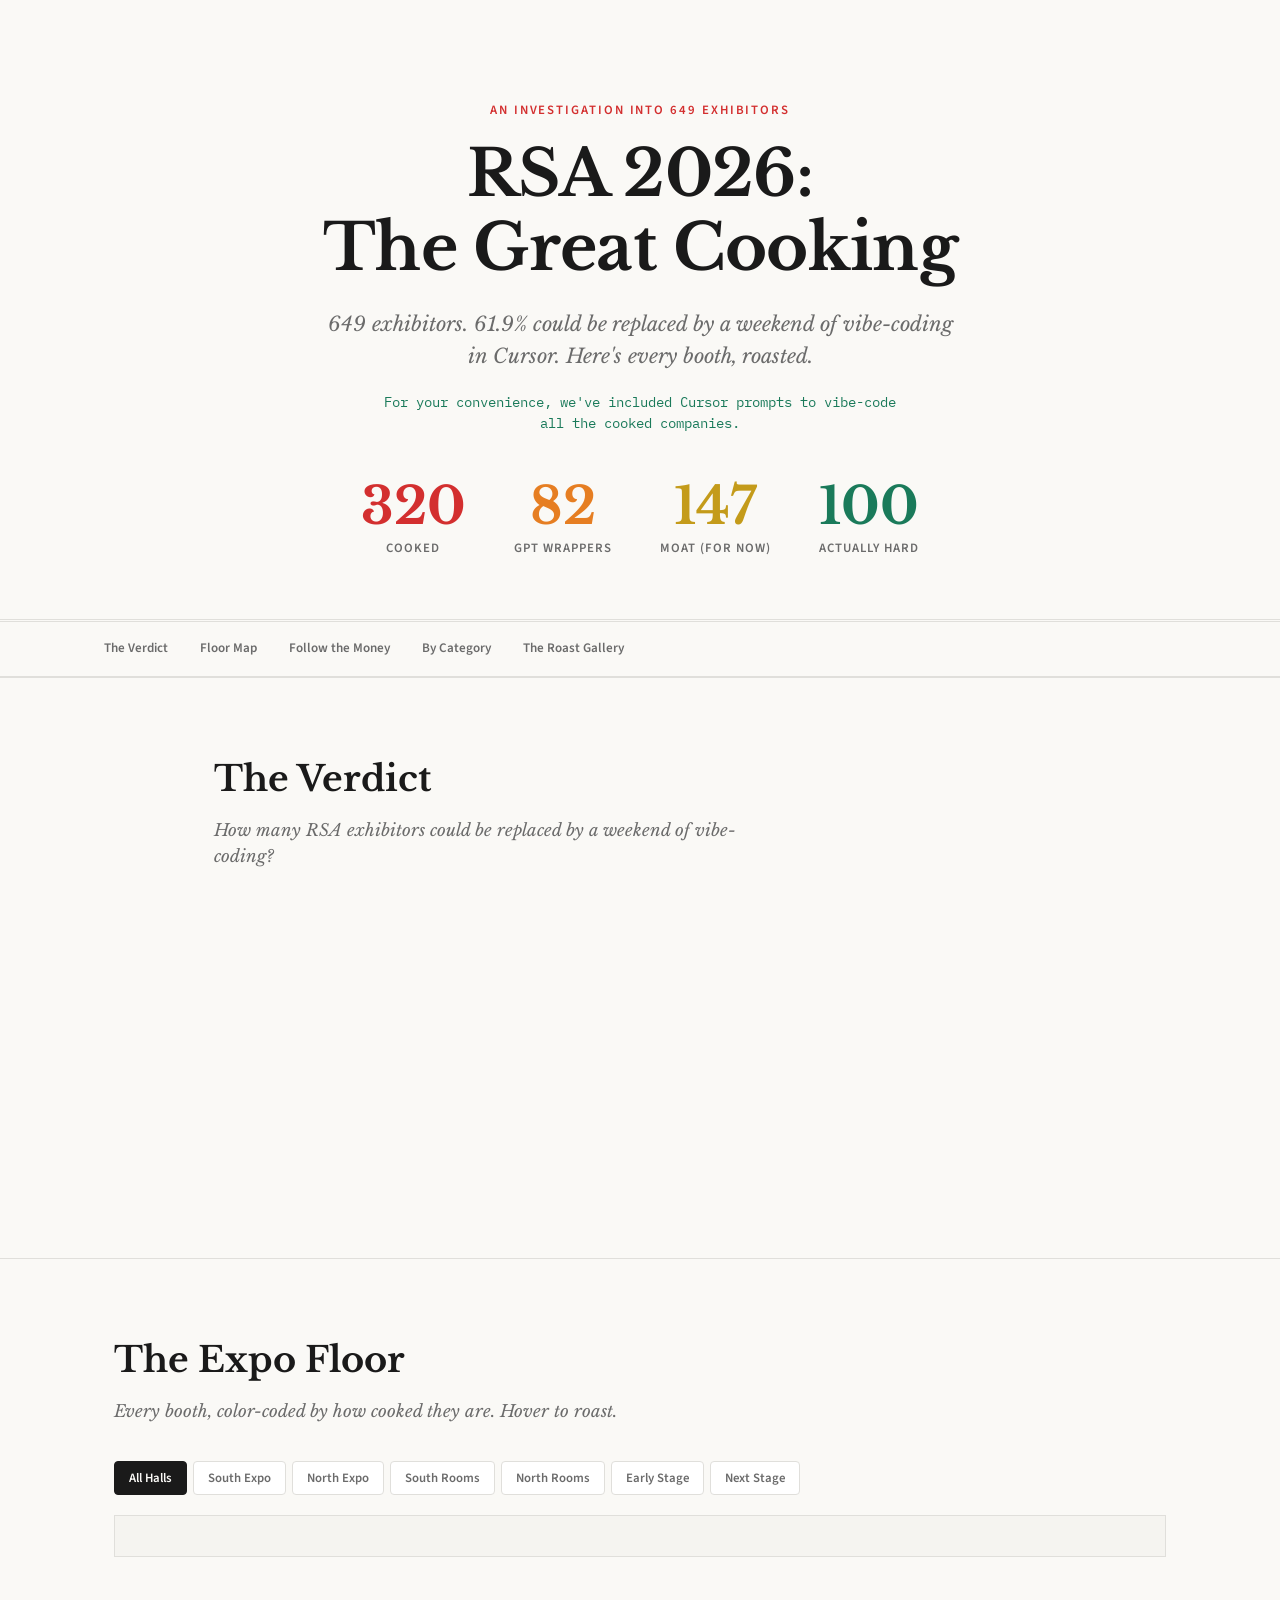
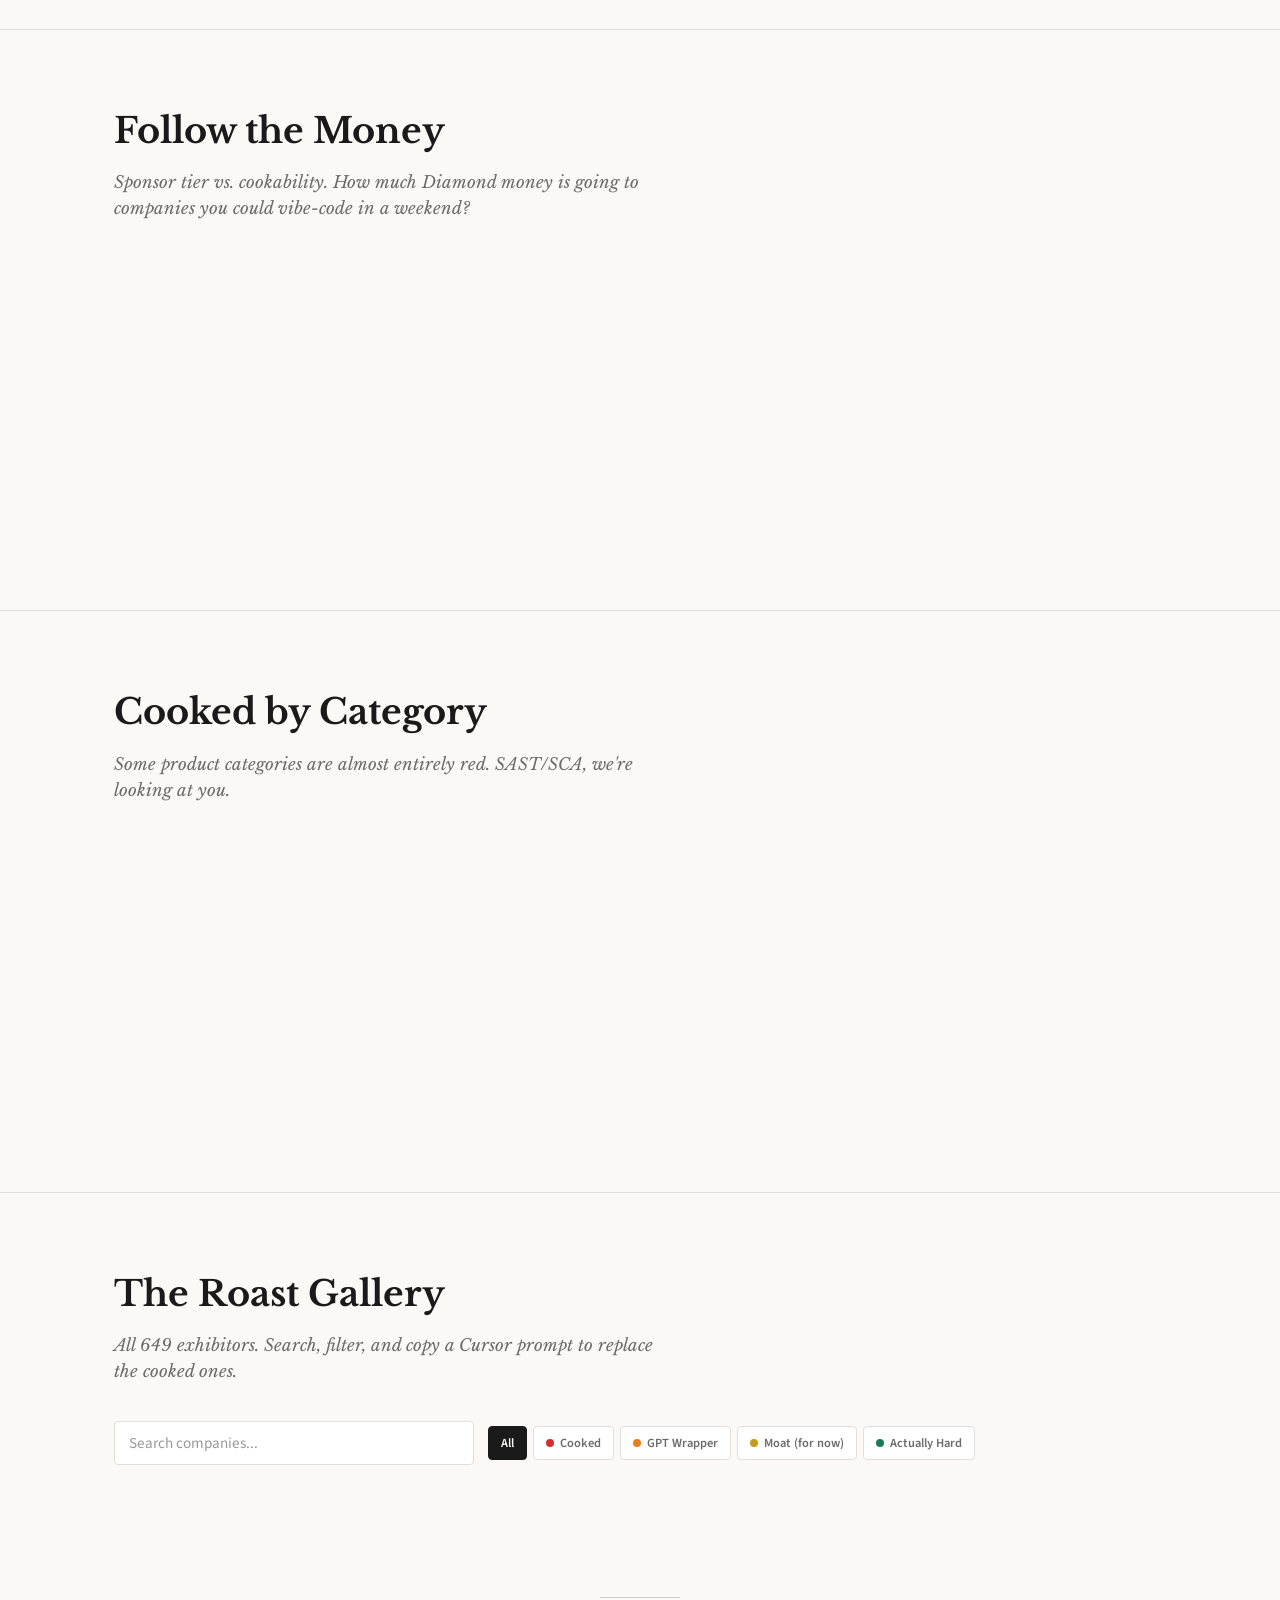
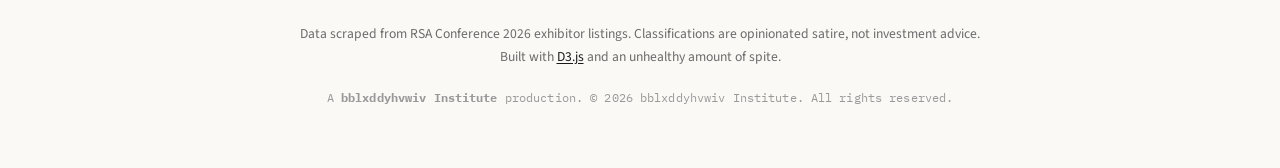
<file: index.html>
<!DOCTYPE html>
<html lang="en">
<head>
<meta charset="UTF-8">
<meta name="viewport" content="width=device-width, initial-scale=1.0">
<title>RSA 2026: The Great Cooking</title>
<link rel="preconnect" href="https://fonts.googleapis.com">
<link href="https://fonts.googleapis.com/css2?family=Libre+Baskerville:ital,wght@0,400;0,700;1,400&family=Source+Sans+3:wght@400;600;700&family=IBM+Plex+Mono:wght@400;500&display=swap" rel="stylesheet">
<link rel="stylesheet" href="style.css">
</head>
<body>

<header id="hero">
  <div class="container">
    <p class="hero-kicker">An investigation into 649 exhibitors</p>
    <h1 class="hero-title">RSA 2026:<br>The Great Cooking</h1>
    <p class="hero-sub" id="hero-sub"></p>
    <p class="hero-cta">For your convenience, we've included Cursor prompts to vibe-code all the cooked companies.</p>
    <div class="hero-stats" id="hero-stats"></div>
  </div>
</header>

<nav id="sticky-nav">
  <div class="container nav-inner">
    <a href="#verdict">The Verdict</a>
    <a href="#floor-map">Floor Map</a>
    <a href="#money-chart">Follow the Money</a>
    <a href="#category-chart">By Category</a>
    <a href="#gallery">The Roast Gallery</a>
  </div>
</nav>

<section id="verdict" class="section">
  <div class="container narrow">
    <h2 class="section-title">The Verdict</h2>
    <p class="section-intro">How many RSA exhibitors could be replaced by a weekend of vibe-coding?</p>
    <div class="chart-row">
      <div id="donut-chart" class="chart-container"></div>
      <div id="donut-legend" class="chart-legend"></div>
    </div>
  </div>
</section>

<section id="floor-map" class="section">
  <div class="container">
    <h2 class="section-title">The Expo Floor</h2>
    <p class="section-intro">Every booth, color-coded by how cooked they are. Hover to roast.</p>
    <div class="floor-controls">
      <button class="floor-btn active" data-hall="all">All Halls</button>
      <button class="floor-btn" data-hall="S">South Expo</button>
      <button class="floor-btn" data-hall="N">North Expo</button>
      <button class="floor-btn" data-hall="MRS">South Rooms</button>
      <button class="floor-btn" data-hall="MRN">North Rooms</button>
      <button class="floor-btn" data-hall="ESE">Early Stage</button>
      <button class="floor-btn" data-hall="NXT">Next Stage</button>
    </div>
    <div id="floor-svg" class="floor-container"></div>
  </div>
</section>

<section id="money-chart" class="section">
  <div class="container">
    <h2 class="section-title">Follow the Money</h2>
    <p class="section-intro">Sponsor tier vs. cookability. How much Diamond money is going to companies you could vibe-code in a weekend?</p>
    <div id="money-svg" class="chart-container wide"></div>
  </div>
</section>

<section id="category-chart" class="section">
  <div class="container">
    <h2 class="section-title">Cooked by Category</h2>
    <p class="section-intro">Some product categories are almost entirely red. SAST/SCA, we're looking at you.</p>
    <div id="category-svg" class="chart-container wide"></div>
  </div>
</section>

<section id="gallery" class="section">
  <div class="container">
    <h2 class="section-title">The Roast Gallery</h2>
    <p class="section-intro">All 649 exhibitors. Search, filter, and copy a Cursor prompt to replace the cooked ones.</p>
    <div class="gallery-controls">
      <input type="text" id="search-input" placeholder="Search companies..." class="search-box">
      <div class="filter-buttons" id="tier-filters">
        <button class="tier-btn active" data-tier="all">All</button>
        <button class="tier-btn" data-tier="cooked"><span class="dot cooked"></span>Cooked</button>
        <button class="tier-btn" data-tier="gpt_wrapper"><span class="dot gpt_wrapper"></span>GPT Wrapper</button>
        <button class="tier-btn" data-tier="moat_for_now"><span class="dot moat_for_now"></span>Moat (for now)</button>
        <button class="tier-btn" data-tier="actually_hard"><span class="dot actually_hard"></span>Actually Hard</button>
      </div>
    </div>
    <div id="gallery-count" class="gallery-count"></div>
    <div id="gallery-grid" class="gallery-grid"></div>
  </div>
</section>

<footer>
  <div class="container">
    <div class="footer-rule"></div>
    <p>Data scraped from RSA Conference 2026 exhibitor listings. Classifications are opinionated satire, not investment advice.</p>
    <p>Built with <a href="https://d3js.org" target="_blank">D3.js</a> and an unhealthy amount of spite.</p>
    <p class="footer-institute">A <strong>bblxddyhvwiv Institute</strong> production. &copy; 2026 bblxddyhvwiv Institute. All rights reserved.</p>
  </div>
</footer>

<div id="tooltip" class="tooltip"></div>
<div id="toast" class="toast">Copied to clipboard</div>

<div id="prompt-modal" class="modal-overlay">
  <div class="modal">
    <div class="modal-header">
      <h3 class="modal-title" id="modal-title"></h3>
      <button class="modal-close" id="modal-close">&times;</button>
    </div>
    <p class="modal-sub">Paste this into Cursor to build a replacement.</p>
    <pre class="modal-prompt" id="modal-prompt"></pre>
    <div class="modal-actions">
      <button class="modal-copy" id="modal-copy">Copy to clipboard</button>
    </div>
  </div>
</div>

<script src="https://d3js.org/d3.v7.min.js"></script>
<script src="app.js"></script>
</body>
</html>
</file>
<file: style.css>
:root {
  --bg: #faf9f6;
  --bg-card: #fff;
  --bg-hover: #f0efec;
  --text: #1a1a1a;
  --text-muted: #6b6b6b;
  --text-light: #999;
  --border: #e0dfdb;
  --border-heavy: #ccc;
  --cooked: #d32f2f;
  --gpt_wrapper: #e67e22;
  --moat_for_now: #c49b1a;
  --actually_hard: #1a7a5a;
  --accent: #d32f2f;
  --font-serif: 'Libre Baskerville', Georgia, serif;
  --font-sans: 'Source Sans 3', -apple-system, sans-serif;
  --font-mono: 'IBM Plex Mono', monospace;
}

* { margin: 0; padding: 0; box-sizing: border-box; }
html { scroll-behavior: smooth; }

body {
  background: var(--bg);
  color: var(--text);
  font-family: var(--font-sans);
  font-size: 17px;
  line-height: 1.65;
  -webkit-font-smoothing: antialiased;
}

.container {
  max-width: 1100px;
  margin: 0 auto;
  padding: 0 24px;
}

.container.narrow {
  max-width: 900px;
}

/* Hero */
#hero {
  padding: 100px 24px 60px;
  text-align: center;
  border-bottom: 3px double var(--border);
}

.hero-kicker {
  font-family: var(--font-sans);
  font-size: 0.8rem;
  font-weight: 600;
  text-transform: uppercase;
  letter-spacing: 0.15em;
  color: var(--accent);
  margin-bottom: 16px;
}

.hero-title {
  font-family: var(--font-serif);
  font-size: clamp(2.4rem, 5.5vw, 4rem);
  font-weight: 700;
  line-height: 1.15;
  letter-spacing: -0.01em;
  margin-bottom: 24px;
  color: var(--text);
}

.hero-sub {
  font-family: var(--font-serif);
  font-style: italic;
  font-size: clamp(1.05rem, 1.8vw, 1.25rem);
  color: var(--text-muted);
  max-width: 640px;
  margin: 0 auto 20px;
  line-height: 1.6;
}

.hero-cta {
  font-family: var(--font-mono);
  font-size: 0.85rem;
  color: var(--actually_hard);
  max-width: 520px;
  margin: 0 auto 48px;
  line-height: 1.5;
}

.hero-stats {
  display: flex;
  gap: 48px;
  justify-content: center;
  flex-wrap: wrap;
}

.hero-stat { text-align: center; }

.hero-stat .number {
  font-family: var(--font-serif);
  font-size: 3.2rem;
  font-weight: 700;
  line-height: 1;
}

.hero-stat .label {
  font-size: 0.8rem;
  font-weight: 600;
  text-transform: uppercase;
  letter-spacing: 0.08em;
  color: var(--text-muted);
  margin-top: 6px;
}

/* Sticky Nav */
#sticky-nav {
  position: sticky;
  top: 0;
  z-index: 100;
  background: rgba(250, 249, 246, 0.95);
  backdrop-filter: blur(8px);
  border-bottom: 1px solid var(--border);
}

.nav-inner {
  display: flex;
  gap: 4px;
  padding: 10px 0;
  overflow-x: auto;
  scrollbar-width: none;
}
.nav-inner::-webkit-scrollbar { display: none; }

.nav-inner a {
  color: var(--text-muted);
  text-decoration: none;
  font-size: 0.82rem;
  font-weight: 600;
  padding: 6px 14px;
  border-radius: 4px;
  white-space: nowrap;
  transition: all 0.15s;
}

.nav-inner a:hover {
  color: var(--text);
  background: var(--bg-hover);
}

/* Sections */
.section {
  padding: 72px 0;
  border-top: 1px solid var(--border);
}

.section-title {
  font-family: var(--font-serif);
  font-size: clamp(1.6rem, 2.8vw, 2.2rem);
  font-weight: 700;
  margin-bottom: 10px;
  color: var(--text);
}

.section-intro {
  font-family: var(--font-serif);
  font-style: italic;
  color: var(--text-muted);
  font-size: 1.05rem;
  max-width: 560px;
  margin-bottom: 36px;
  line-height: 1.55;
}

/* Charts */
.chart-row {
  display: flex;
  gap: 48px;
  align-items: center;
  flex-wrap: wrap;
}

.chart-container { min-height: 280px; }
.chart-container.wide { width: 100%; }
.chart-container.wide svg { display: block; }

.chart-legend {
  display: flex;
  flex-direction: column;
  gap: 18px;
}

.legend-item {
  display: flex;
  align-items: center;
  gap: 12px;
}

.legend-swatch {
  width: 14px;
  height: 14px;
  border-radius: 2px;
  flex-shrink: 0;
}

.legend-label {
  font-size: 0.95rem;
  font-weight: 600;
  color: var(--text);
}

.legend-count {
  font-family: var(--font-mono);
  font-size: 0.82rem;
  color: var(--text-muted);
}

/* Floor Map */
.floor-controls {
  display: flex;
  gap: 6px;
  margin-bottom: 20px;
  flex-wrap: wrap;
}

.floor-btn {
  background: var(--bg-card);
  color: var(--text-muted);
  border: 1px solid var(--border);
  padding: 7px 14px;
  border-radius: 4px;
  cursor: pointer;
  font-size: 0.8rem;
  font-family: var(--font-sans);
  font-weight: 600;
  transition: all 0.15s;
}

.floor-btn.active, .floor-btn:hover {
  background: var(--text);
  color: var(--bg);
  border-color: var(--text);
}

.floor-container {
  width: 100%;
  overflow-x: auto;
  background: #f5f4f0;
  border: 1px solid var(--border);
  padding: 20px;
}

.floor-container svg {
  display: block;
  width: 100%;
  height: auto;
}

/* Gallery */
.gallery-controls {
  display: flex;
  gap: 14px;
  flex-wrap: wrap;
  align-items: center;
  margin-bottom: 14px;
}

.search-box {
  flex: 1;
  min-width: 200px;
  max-width: 360px;
  background: var(--bg-card);
  border: 1px solid var(--border);
  color: var(--text);
  padding: 10px 14px;
  border-radius: 4px;
  font-size: 0.95rem;
  font-family: var(--font-sans);
  outline: none;
  transition: border-color 0.15s;
}
.search-box:focus { border-color: var(--text); }
.search-box::placeholder { color: var(--text-light); }

.filter-buttons { display: flex; gap: 6px; flex-wrap: wrap; }

.tier-btn {
  background: var(--bg-card);
  color: var(--text-muted);
  border: 1px solid var(--border);
  padding: 7px 12px;
  border-radius: 4px;
  cursor: pointer;
  font-size: 0.78rem;
  font-family: var(--font-sans);
  font-weight: 600;
  display: flex;
  align-items: center;
  gap: 6px;
  transition: all 0.15s;
}

.tier-btn.active, .tier-btn:hover {
  background: var(--text);
  color: var(--bg);
  border-color: var(--text);
}

.tier-btn.active .dot, .tier-btn:hover .dot {
  box-shadow: 0 0 0 1px var(--bg);
}

.dot {
  width: 8px; height: 8px;
  border-radius: 50%;
  display: inline-block;
}
.dot.cooked { background: var(--cooked); }
.dot.gpt_wrapper { background: var(--gpt_wrapper); }
.dot.moat_for_now { background: var(--moat_for_now); }
.dot.actually_hard { background: var(--actually_hard); }

.gallery-count {
  font-size: 0.82rem;
  color: var(--text-muted);
  margin-bottom: 20px;
  font-family: var(--font-mono);
}

.gallery-grid {
  display: grid;
  grid-template-columns: repeat(auto-fill, minmax(340px, 1fr));
  gap: 16px;
}

/* Cards */
.card {
  background: var(--bg-card);
  border: 1px solid var(--border);
  padding: 20px 22px;
  transition: box-shadow 0.2s;
  display: flex;
  flex-direction: column;
}

.card:hover {
  box-shadow: 0 2px 12px rgba(0,0,0,0.08);
}

.card-header {
  display: flex;
  justify-content: space-between;
  align-items: flex-start;
  gap: 12px;
  margin-bottom: 8px;
}

.card-name {
  font-family: var(--font-serif);
  font-weight: 700;
  font-size: 0.95rem;
  line-height: 1.3;
  color: var(--text);
}

.card-badge {
  font-family: var(--font-mono);
  font-size: 0.65rem;
  font-weight: 500;
  text-transform: uppercase;
  letter-spacing: 0.06em;
  padding: 3px 8px;
  border-radius: 2px;
  white-space: nowrap;
  flex-shrink: 0;
}

.card-badge.cooked { background: #fce4e4; color: var(--cooked); }
.card-badge.gpt_wrapper { background: #fdecd0; color: var(--gpt_wrapper); }
.card-badge.moat_for_now { background: #f5edc8; color: var(--moat_for_now); }
.card-badge.actually_hard { background: #d4ede3; color: var(--actually_hard); }

.card-booth {
  font-family: var(--font-mono);
  font-size: 0.75rem;
  color: var(--text-light);
  margin-bottom: 10px;
}

.card-roast {
  font-size: 0.92rem;
  line-height: 1.55;
  color: var(--text-muted);
  flex: 1;
  margin-bottom: 12px;
}

.card-cats {
  font-family: var(--font-mono);
  font-size: 0.7rem;
  color: var(--text-light);
  margin-bottom: 14px;
}

.card-actions {
  display: flex;
  gap: 8px;
  margin-top: auto;
}

.cursor-btn {
  display: inline-flex;
  align-items: center;
  gap: 6px;
  background: var(--text);
  color: var(--bg);
  border: none;
  padding: 8px 14px;
  border-radius: 3px;
  font-size: 0.78rem;
  font-weight: 600;
  font-family: var(--font-sans);
  cursor: pointer;
  transition: opacity 0.15s;
}
.cursor-btn:hover { opacity: 0.8; }

/* Tooltip */
.tooltip {
  position: fixed;
  pointer-events: none;
  background: var(--text);
  color: #f5f5f5;
  border-radius: 4px;
  padding: 12px 16px;
  font-size: 0.82rem;
  max-width: 340px;
  z-index: 200;
  opacity: 0;
  transition: opacity 0.12s;
  box-shadow: 0 4px 20px rgba(0,0,0,0.2);
  font-family: var(--font-sans);
}
.tooltip.visible { opacity: 1; }

.tooltip .tt-name {
  font-family: var(--font-serif);
  font-weight: 700;
  font-size: 0.88rem;
  margin-bottom: 4px;
}

.tooltip .tt-roast {
  color: #ccc;
  font-size: 0.78rem;
  line-height: 1.45;
}

/* Toast */
.toast {
  position: fixed;
  bottom: 30px;
  left: 50%;
  transform: translateX(-50%) translateY(80px);
  background: var(--text);
  color: var(--bg);
  padding: 10px 24px;
  border-radius: 4px;
  font-weight: 600;
  font-size: 0.85rem;
  z-index: 300;
  opacity: 0;
  transition: all 0.25s ease;
}
.toast.visible {
  opacity: 1;
  transform: translateX(-50%) translateY(0);
}

/* Modal */
.modal-overlay {
  display: none;
  position: fixed;
  inset: 0;
  background: rgba(0,0,0,0.45);
  z-index: 400;
  align-items: center;
  justify-content: center;
  padding: 24px;
}
.modal-overlay.open { display: flex; }

.modal {
  background: #fff;
  border-radius: 6px;
  max-width: 680px;
  width: 100%;
  max-height: 80vh;
  overflow-y: auto;
  padding: 32px;
  box-shadow: 0 12px 48px rgba(0,0,0,0.18);
}

.modal-header {
  display: flex;
  justify-content: space-between;
  align-items: flex-start;
  margin-bottom: 8px;
}

.modal-title {
  font-family: var(--font-serif);
  font-size: 1.2rem;
  font-weight: 700;
  color: var(--text);
  line-height: 1.3;
}

.modal-close {
  background: none;
  border: none;
  font-size: 1.8rem;
  color: var(--text-light);
  cursor: pointer;
  line-height: 1;
  padding: 0 4px;
}
.modal-close:hover { color: var(--text); }

.modal-sub {
  font-family: var(--font-serif);
  font-style: italic;
  font-size: 0.9rem;
  color: var(--text-muted);
  margin-bottom: 20px;
}

.modal-prompt {
  background: #f5f4f0;
  border: 1px solid var(--border);
  padding: 20px;
  font-family: var(--font-mono);
  font-size: 0.78rem;
  line-height: 1.6;
  white-space: pre-wrap;
  word-break: break-word;
  color: var(--text);
  margin-bottom: 20px;
  max-height: 400px;
  overflow-y: auto;
}

.modal-actions {
  display: flex;
  justify-content: flex-end;
}

.modal-copy {
  background: var(--text);
  color: var(--bg);
  border: none;
  padding: 10px 20px;
  border-radius: 3px;
  font-size: 0.85rem;
  font-weight: 600;
  font-family: var(--font-sans);
  cursor: pointer;
  transition: opacity 0.15s;
}
.modal-copy:hover { opacity: 0.8; }

/* Footer */
footer {
  padding: 40px 0 60px;
  text-align: center;
  color: var(--text-muted);
  font-size: 0.85rem;
  line-height: 1.7;
}

footer .footer-rule {
  width: 80px;
  height: 1px;
  background: var(--border-heavy);
  margin: 0 auto 24px;
}

footer a {
  color: var(--text);
  text-decoration: underline;
  text-underline-offset: 2px;
}

.footer-institute {
  margin-top: 20px;
  font-family: var(--font-mono);
  font-size: 0.75rem;
  color: var(--text-light);
  letter-spacing: 0.01em;
}

/* Responsive */
@media (max-width: 768px) {
  .chart-row { flex-direction: column; }
  .gallery-grid { grid-template-columns: 1fr; }
  .hero-stats { gap: 28px; }
  .hero-stat .number { font-size: 2.4rem; }
  .section { padding: 48px 0; }
  .floor-controls { overflow-x: auto; flex-wrap: nowrap; }
  .gallery-controls { flex-direction: column; }
  .search-box { max-width: 100%; }
  #hero { padding: 60px 24px 48px; }
  .modal { padding: 24px; margin: 12px; }
}
</file>
